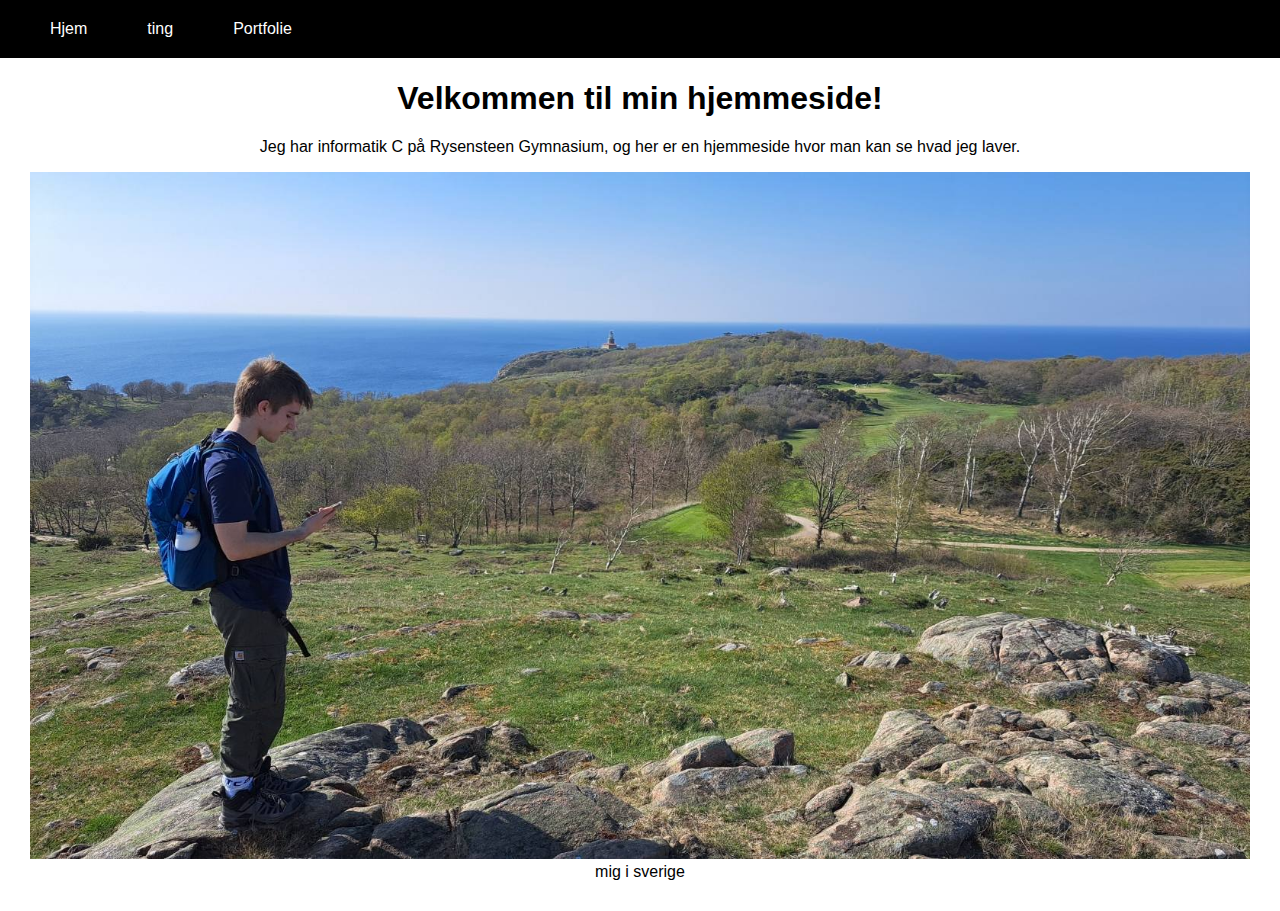
<file: hjemmeside v2/index.html>
<!DOCTYPE html>
<html lang="en">
<head>
    <meta charset="UTF-8">
    <meta name="viewport" content="width=device-width, initial-scale=1.0">
    <title>Hjem</title>
    <link rel="stylesheet" href="style.css">
</head>
<body>
    <center>
    <nav class="navbar">
        <ul class="nav-list">
            <li class="nav-item"><a>Hjem</a></li>
            <li class="nav-item"><a href="ting.html">ting</a></li>
            <li class="nav-item"><a href="portfolie.html">Portfolie</a></li>
            
        </ul>
    </nav>
    
    <h1>Velkommen til min hjemmeside!</h1>
    <p>Jeg har informatik C på Rysensteen Gymnasium, og her er en hjemmeside hvor man kan se hvad jeg laver.</p>
    <img src="billeder/verige.jpg" width="100%">
    mig i sverige
    
</center>
</body>
</html>
</file>
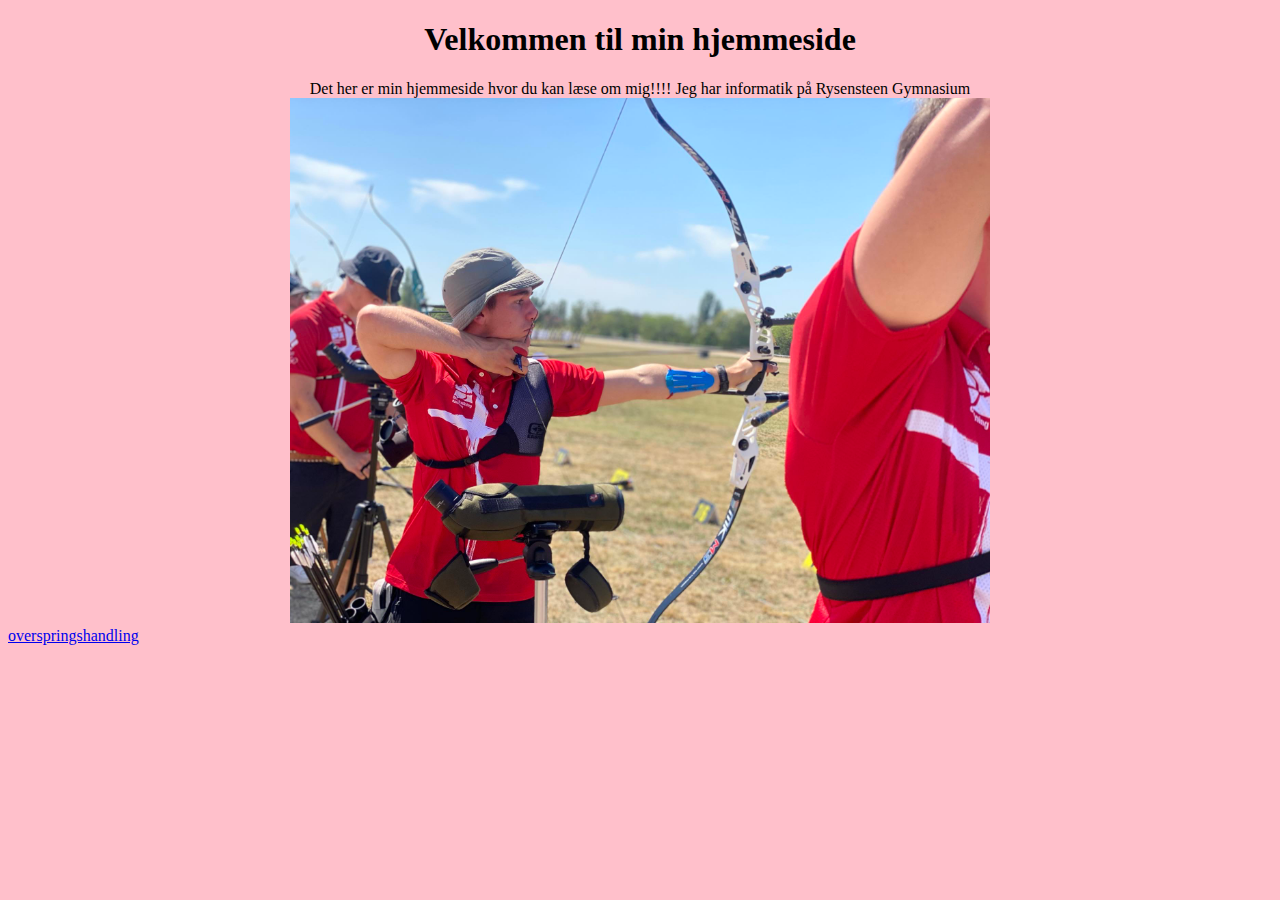
<file: hjemmeside/index.html>
<!DOCTYPE html>
<html lang="en">
<head>
    <meta charset="UTF-8">
    <meta name="viewport" content="width=device-width, initial-scale=1.0">
    <title>Document</title>
</head>
<body style="background-color:pink;">
    <center>
    <h1> Velkommen til min hjemmeside</h1>
    <p1>Det her er min hjemmeside hvor du kan læse om mig!!!! Jeg har informatik på Rysensteen Gymnasium </p1>
    
    </center>
    <center>
        <img src="billeder/mig.JPG" width="700" >
        
    </center>
    <a href="https://www.seterra.com"  target="_blank"> overspringshandling</a>
    
</body>
</html>
</file>
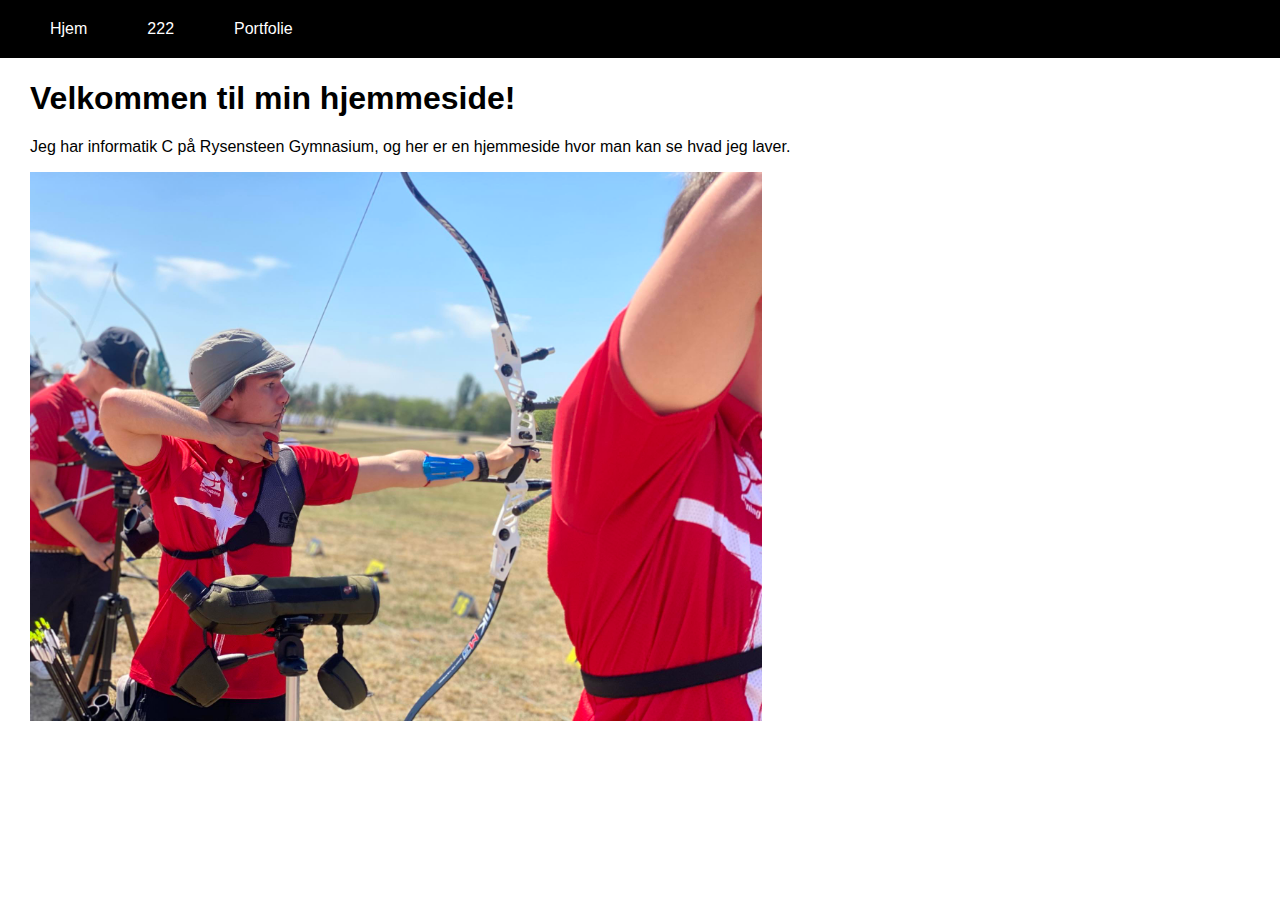
<file: hjemmeside v2/hjemmeside v2/index.html>
<!DOCTYPE html>
<html lang="en">
<head>
    <meta charset="UTF-8">
    <meta name="viewport" content="width=device-width, initial-scale=1.0">
    <title>Document</title>
    <link rel="stylesheet" href="style.css">
</head>
<body>
    <nav class="navbar">
        <ul class="nav-list">
            <li class="nav-item"><a>Hjem</a></li>
            <li class="nav-item"><a>222</a></li>
            <li class="nav-item"><a href="portfolie.html">Portfolie</a></li>
        </ul>
    </nav>
    <h1>Velkommen til min hjemmeside!</h1>
    <p>Jeg har informatik C på Rysensteen Gymnasium, og her er en hjemmeside hvor man kan se hvad jeg laver.</p>
    <img src="billeder/mig.JPG" width="60%">

</body>
</html>
</file>
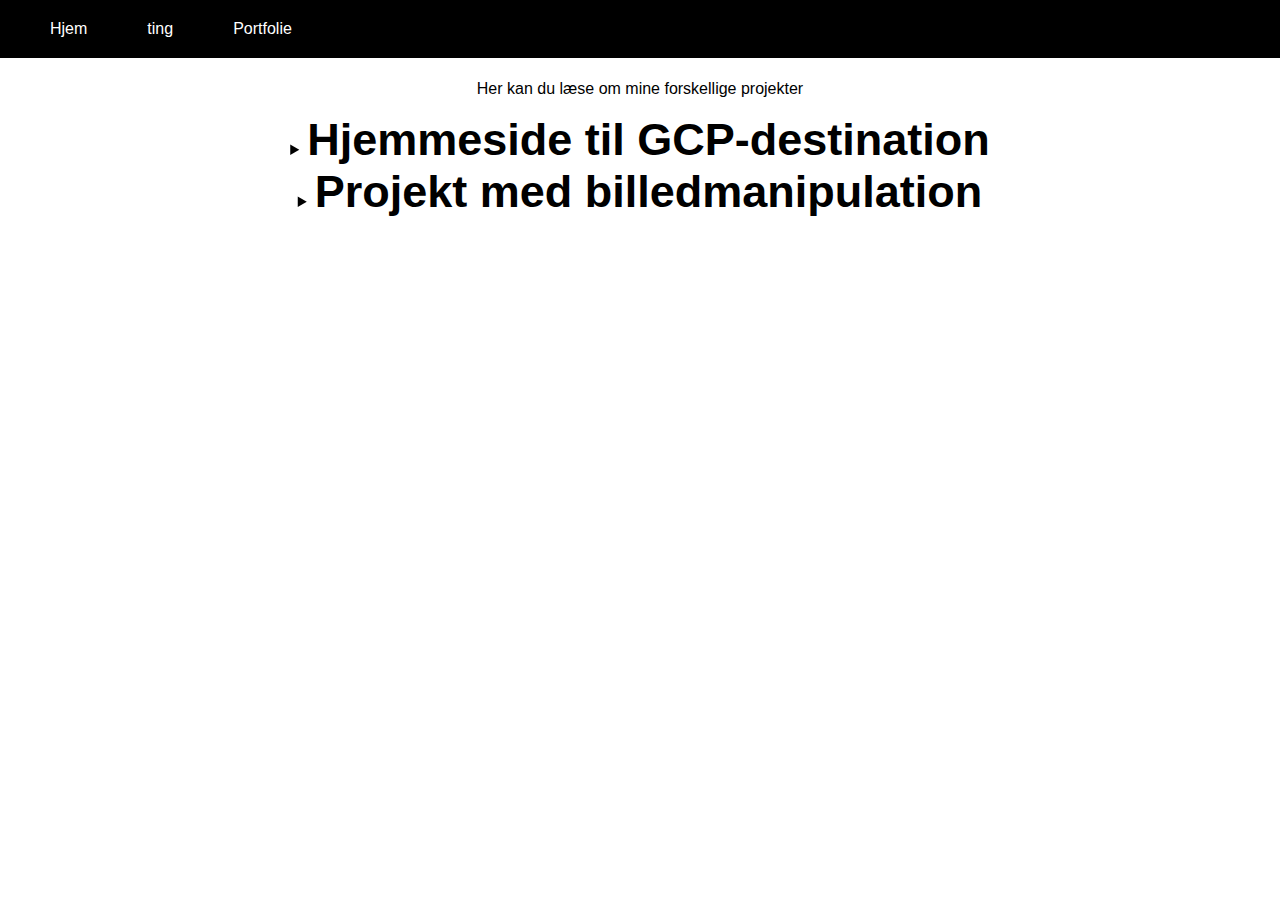
<file: hjemmeside v2/portfolie.html>
<!DOCTYPE html>
<html lang="en">
<head>
    <meta charset="UTF-8">
    <meta name="viewport" content="width=device-width, initial-scale=1.0">
    <title>Portfolie</title>
    <link rel="stylesheet" href="style.css">
    
</head>
<body>
    <nav class="navbar">
        <ul class="nav-list">
            <li class="nav-item"><a href="index.html">Hjem</a></li>
            <li class="nav-item"><a href="ting.html">ting</a></li>
            <li class="nav-item"><a href="portfolie.html">Portfolie</a></li>
        </ul>
    </nav>
    
    <center>
        <p>Her kan du læse om mine forskellige projekter</p>

    <details>
            <summary>
                <span class="over">Hjemmeside til GCP-destination</span>
            </summary>
    <break></break>
    Her blev vi bedt om at lave en hjemmeside om vores GCP-destination, i mit tilfælde Boston, så de kommende y'ere på
    Rysensteen har en idé om, hvad der venter dem. I kan se den <a href="https://madsananhansen.github.io/rysensteen-webteknologier/webteknologier/GCP/index.html"> her</a>.
    <h3>Designvalg: farver</h3>
    <p>Her har vi valgt at bruge blå toner til vores tekstkasser og baggrund, eftersom Boston lå ud til havet ¯\_(ツ)_/¯.
    Derudover brugte vi en cremefarve til teksten for at man nemt kunne se forskel uden at der var alt for meget kontrast.</p>
    
    <img src="billeder/gcp hjemmeside.png" width="100%" >

    <h3>Eksempel på html</h3>
    <p>Denne html-bid viser hvordan vi har lavet vores topnav med html. Først har vi en div med en id som navbar, som vi hvordan
    har lavet specificeret i CSS. Det første tag herefter er et link til venstre side, som linker til hjem,
    som vi har kaldt for index.html, der har sin CSS-class active. Heri har vi brugt tagget strong, som gør teksten
    bold. Næste tag er en div for de links i vores navbar der skal være i dens højre side, og inden  i den har 
    vi så linksne. De linker så til hvert deres html-fil og har hvert deres navn.</p>
    <img src="billeder/navbar kode.png" width="100%">
    <h3>Eksempel på CSS</h3>
    <p>Først giver vi vores navbar sin farve, og 
        lader derefter dens position være fixed, samt sætter afstanden
        til toppen af hjemmesiden til at være 0, så den netop kommer i toppen.
        Herefter lader vi den fylde hele bredden af vinduet med width.
        Herefter kommer display: flex; der meget kort sagt lader vores div være en flexbox, hvilket
        vil sige der gælder specielle regler for dens og dets childrens omgang med andre elementer i hjemmesiden,
        f.eks. kan man bruge justify-contet: space evenly; som her, hvor vi altså beder den om at 
        dens children, elementer i navbaren, har ens mellemrum.
        Det sidste, transition, kom fra et forsøg på at animere, at navbaren "gled ned" når man scrollede op på hjemmesiden, 
        men det virkede dog ikke og nu tjener den intet formål.
    </p>
    <img src="billeder/navbar css.png" width="100%">
    </details>
    <details>
        <summary>
            <span class="over">Projekt med billedmanipulation</span>
        </summary>
        <break></break>

        <h2>Projektbeskrivelse</h2>
        Med udgangspunkt i følgende case, skal du udvikle en del af en løsning.

Alle ved at billeder af hvordan verden, og især os selv, ser ud er dybt uinteressante. For at ændre på dette skal I lave et billedbehandlingsprogram.
<break></break>
I skal derfor udvikle et program, der
<ul><li>Kan redigere et billede ved manipulation på pixelniveau.</li><li>Kan tilføje effekter.</li></ul>
   

I den forbindelse skal I have fokus på brugeren hvor I skal
<break></break>
<ul><li>Bestemme hvad der er kerne- og sekundære-faciliteter.</li><li>Udføre en brugertest og en tilretning af projektet.
</li></ul>
    
    
I logbogen skal I dokumentere arbejdsprocessen og produktet undervejs.

<h2>Vores program</h2>
<h3>Kernefaciliteter og effekterne</h3>
<p>Som løsning på denne problemstilling har vi udviklet et program, der kan identificere et "spænd" (uddybes senere) af en farve, og herefter ændre RGB-værdierne af pixelsne
    i dette spænd. Det, som vi helt konkret har brugt det til, er at ændre på menneskers hudfarve, f.eks. ved at gøre 
    Obama lilla (billedet er fra Wikipedia og er i public domain). Man kan ændre i den tilføjede RGB-værdi 
ved at skyde på slidersne.
</p>

<img src="billeder/obamalilla.png" width="100%">

<h3>
    Manipulation på pixelniveau 
</h3>
<p>
    Den mest interessante kodestump fra vores program er den funktion, der ændrer farverne på en enkelt pixel.
    Dette foregår ved, at man først lagrer alle RGB-værdierne (ikke vist), hvorefter disse hives ud
    for den specifikke pixel ved (i,j). Den første parameter i getPixelValue() referer til, om det er den blå,
    grønne eller røde værdi for denne pixel der benyttes. Sådan defineres r-,g- og b-værdierne for hver enkel pixel.
    Herefter er der opstillet tre kriterier for, at der ændres ved farven af en pixel:
    <ul>
        <li>Pixelen skal have end samlet RGB-værdi på mere end 60, således at de mørkeste pixels ikke vælges.</li>
        <li>Pixelen må ikke have mere end en samlet RGB-sum på 700, hvilket gør, at de lyseste pixelse ikke påvirkes.</li>
        <li>Til sidst skal den røde værdi afvige mere end 14 fra den gennemsntlige værdi af farverne i pixelen. Dette skyldes
            at der er mere rød i pixelen end blå og grøn, når der er tale om hud. </li>
    </ul>
    Herefter sænkes RGB-værdiernes fra pixelsne med 40% (når vi ganger forrige med 0.6), hvorefter værdien af slideren for den
    pågældende farve lægges til. Det sker, når vi lægger hhv. badjust, radjust og gadjust til.
    
</p>
<img src="billeder/kodebilled.png" width="100%">
<h3>
    Brugertesting og sekundære-faciliteter
</h3>
<p>
    I starten af programmets udvikling skulle man manuelt ændre i den nye farve inde i koden, så vi tilføjede sliders så
    man kunne gøre det nemmere. Under brugertesting fandt vi ud af, at man evt. kunne lave tekst-felter uden for 
    slidersne så man stadig kunne taste RGB-værdien ind, samt en drag-n-drop funktion så man nemmere uploade filen. 
    Derudover diskuterede vi også, hvordan man kunne lave et program, der beholdte en pixels lysstyrke (r+b+g-værdi),
    således at skyggerne fortsatte med at være tydelige når man skruede op for farverne.

</p>
<break></break>
<p>
    Hvis man vil prøve programmet, kan du det <a href="https://laurbadaur.github.io/webteklau/Billedmanipulation-master/index.html">her</a>. Pga. licens osv. som vi ikke har sat os ind i, er der 
    bare mit Lectio-billede, hvor man også kan se nogle af programmets begrænsninger.
</p>
    </details>



</center>
</body>
</html>
</file>
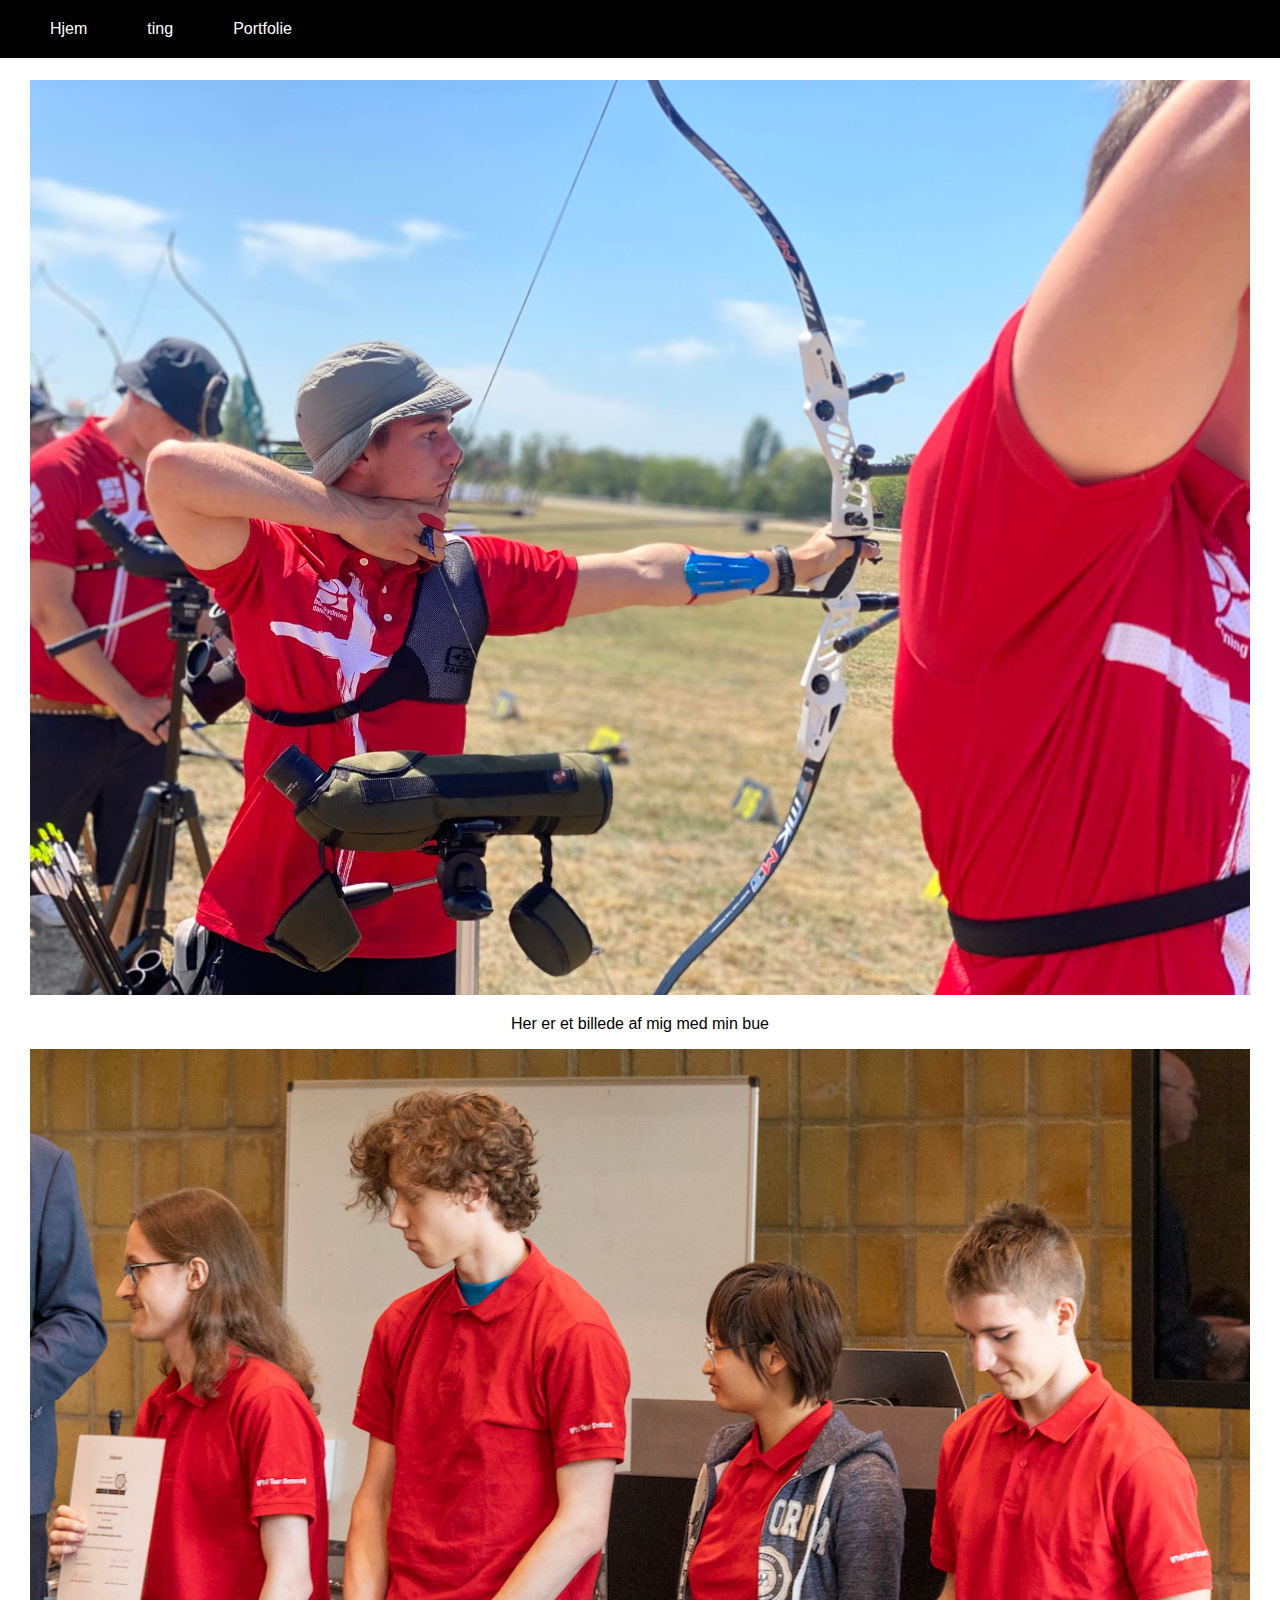
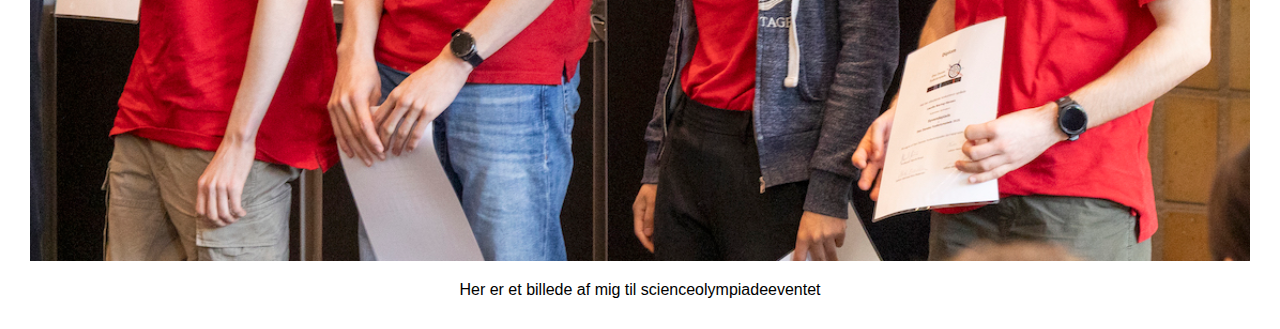
<file: hjemmeside v2/ting.html>
<!DOCTYPE html>
<html lang="en">
<head>
    <meta charset="UTF-8">
    <meta name="viewport" content="width=device-width, initial-scale=1.0">
    <title>Portfolie</title>
    <link rel="stylesheet" href="style.css">
    
</head>
<body>
    <nav class="navbar">
        <ul class="nav-list">
            <li class="nav-item"><a href="index.html">Hjem</a></li>
            <li class="nav-item"><a href="ting.html">ting</a></li>
            <li class="nav-item"><a href="portfolie.html">Portfolie</a></li>
        </ul>
    </nav>
    

    <center>
        <img src="billeder/mig.JPG" width="100%">
    <p>Her er et billede af mig med min bue</p>
    <img src="billeder/fyik.jpg" width="100%">
    <p>Her er et billede af mig til scienceolympiadeeventet</p>
    </center>
</body>
</html>
</file>
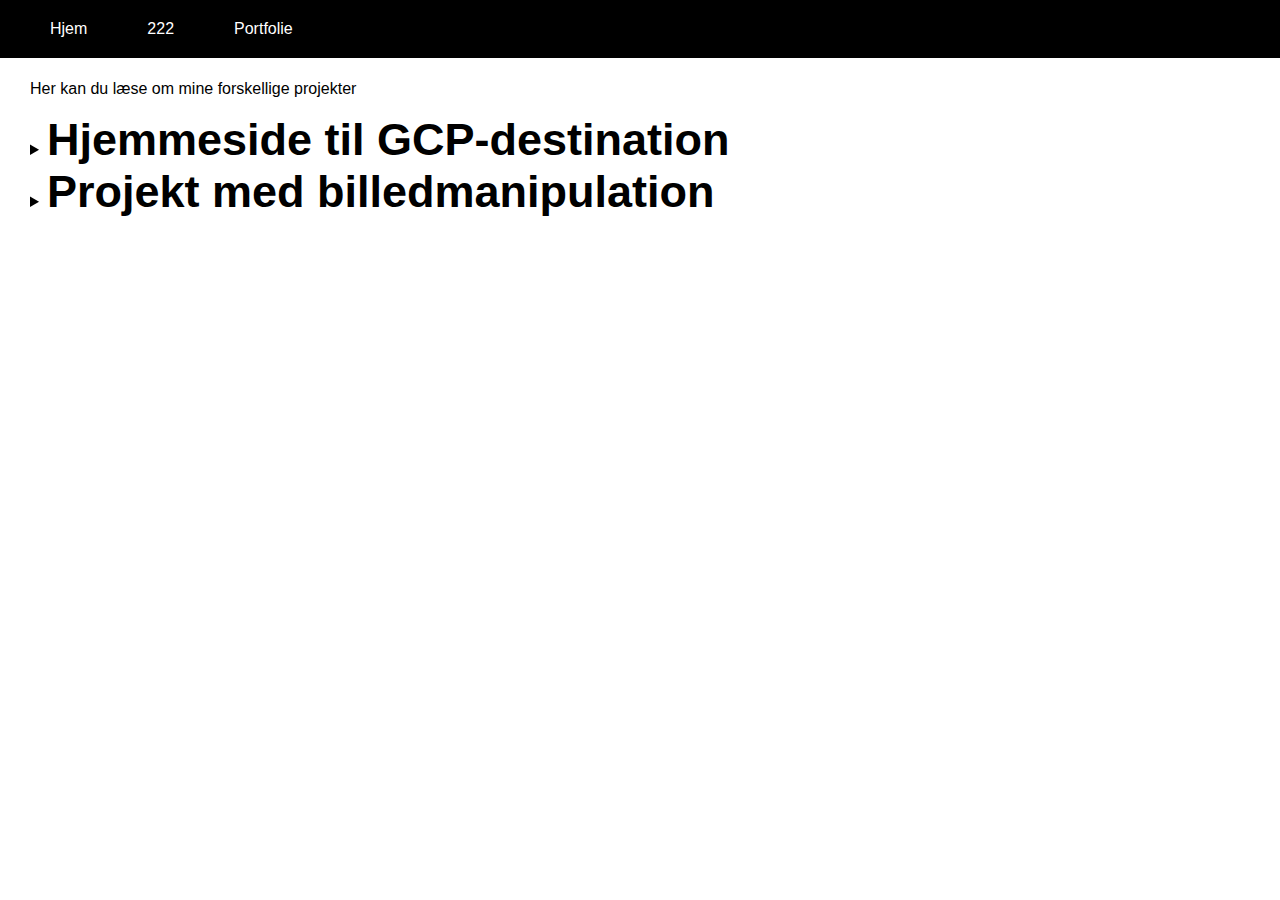
<file: hjemmeside v2/hjemmeside v2/portfolie.html>
<!DOCTYPE html>
<html lang="en">
<head>
    <meta charset="UTF-8">
    <meta name="viewport" content="width=device-width, initial-scale=1.0">
    <title>Document</title>
    <link rel="stylesheet" href="style.css">
    
</head>
<body>
    <nav class="navbar">
        <ul class="nav-list">
            <li class="nav-item"><a href="index.html">Hjem</a></li>
            <li class="nav-item"><a>222</a></li>
            <li class="nav-item"><a href="portfolie.html">Portfolie</a></li>
        </ul>
    </nav>
    
        <p>Her kan du læse om mine forskellige projekter</p>

    <details>
            <summary>
                <span class="over">Hjemmeside til GCP-destination</span>
            </summary>
    <break></break>
    Her blev vi bedt om at lave en hjemmeside om vores GCP-destination, i mit tilfælde Boston, så de kommende y'ere på
    Rysensteen har en idé om, hvad der venter dem. I kan se den <a href="https://madsananhansen.github.io/rysensteen-webteknologier/webteknologier/GCP/index.html"> her</a>.
    <h3>Designvalg: farver</h3>
    <p>Her har vi valgt at bruge blå toner til vores tekstkasser og baggrund, eftersom Boston lå ud til havet ¯\_(ツ)_/¯.
    Derudover brugte vi en cremefarve til teksten for at man nemt kunne se forskel uden at der var alt for meget kontrast.</p>
    
    <img src="billeder/gcp hjemmeside.png" width="40%" >

    <h3>Eksempel på html</h3>
    <p>Denne html-bid viser hvordan vi har lavet vores topnav med html. Først har vi en div med en id som navbar, som vi hvordan
    har lavet specificeret i CSS. Det første tag herefter er et link til venstre side, som linker til hjem,
    som vi har kaldt for index.html, der har sin CSS-class active. Heri har vi brugt tagget strong, som gør teksten
    bold. Næste tag er en div for de links i vores navbar der skal være i dens højre side, og inden  i den har 
    vi så linksne. De linker så til hvert deres html-fil og har hvert deres navn.</p>
    <img src="billeder/navbar kode.png" width="40%">
    <h3>Eksempel på CSS</h3>
    <p>Først giver vi vores navbar sin farve, og 
        lader derefter dens position være fixed, samt sætter afstanden
        til toppen af hjemmesiden til at være 0, så den netop kommer i toppen.
        Herefter lader vi den fylde hele bredden af vinduet med width.
        Herefter kommer display: flex; der meget kort sagt lader vores div være en flexbox, hvilket
        vil sige der gælder specielle regler for dens og dets childrens omgang med andre elementer i hjemmesiden,
        f.eks. kan man bruge justify-contet: space evenly; som her, hvor vi altså beder den om at 
        dens children, elementer i navbaren, har ens mellemrum.
        Det sidste, transition, kom fra et forsøg på at animere, at navbaren "gled ned" når man scrollede op på hjemmesiden, 
        men det virkede dog ikke og nu tjener den intet formål.
    </p>
    <img src="billeder/navbar css.png" width="40%">
    </details>
    <details>
        <summary>
            <span class="over">Projekt med billedmanipulation</span>
        </summary>
        <break></break>

        <h2>Projektbeskrivelse</h2>
        Med udgangspunkt i følgende case, skal du udvikle en del af en løsning.

Alle ved at billeder af hvordan verden, og især os selv, ser ud er dybt uinteressante. For at ændre på dette skal I lave et billedbehandlingsprogram.
<break></break>
I skal derfor udvikle et program, der
<ul><li>Kan redigere et billede ved manipulation på pixelniveau.</li><li>Kan tilføje effekter.</li></ul>
   

I den forbindelse skal I have fokus på brugeren hvor I skal
<break></break>
<ul><li>Bestemme hvad der er kerne- og sekundære-faciliteter.</li><li>Udføre en brugertest og en tilretning af projektet.
</li></ul>
    
    
I logbogen skal I dokumentere arbejdsprocessen og produktet undervejs.

<h2>Vores program</h2>
<p>Som løsning på denne problemstilling har vi udviklet et program, der kan identificere et "spænd" (uddybes senere) af en farve, og herefter ændre RGB-værdierne af pixelsne
    i dette spænd. Det, som vi helt konkret har brugt det til, er at ændre på menneskers hudfarve, f.eks. ved at gøre 
    Elon Musk grøn, så han ligner den marsmand, han så stærkt ønsker at blive. Man kan ændre i den tilføjede RGB-værdi 
ved at skyde på slidersne.
</p>

<img src="billeder/grøn elon.png" width="40%">

<h3>
    Manipulation på pixelniveau 
</h3>
<p>
    Den mest interessante kodestump fra vores program er den funktion, der ændrer farverne på en enkelt pixel.
    Dette foregår ved, at man først lagrer alle RGB-værdierne (ikke vist), hvorefter disse hives ud
    for den specifikke pixel ved (i,j). Den første parameter i getPixelValue() referer til, om det er den blå,
    grønne eller røde værdi for denne pixel der benyttes. Sådan defineres r-,g- og b-værdierne for hver enkel pixel.
    Herefter er der opstillet tre kriterier for, at der ændres ved farven af en pixel:
    <ul>
        <li>Pixelen skal have end samlet RGB-værdi på mere end 60, således at de mørkeste pixels ikke vælges.</li>
        <li>Pixelen må ikke have mere end en samlet RGB-sum på 700, hvilket gør, at de lyseste pixelse ikke påvirkes.</li>
        <li>Til sidst skal den røde værdi afvige mere end 14 fra den gennemsntlige værdi af farverne i pixelen. Dette skyldes
            at der er mere rød i pixelen end blå og grøn, når der er tale om hud. </li>
    </ul>
    Herefter sænkes RGB-værdiernes fra pixelsne med 40% (når vi ganger forrige med 0.6), hvorefter værdien af slideren for den
    pågældende farve lægges til. Det sker, når vi lægger hhv. badjust, radjust og gadjust til.
    
</p>
<img src="billeder/kodebilled.png" width="50%">
<h3>
    Brugertesting og sekundære-faciliteter
</h3>
<p>
    I starten af programmets udvikling skulle man manuelt ændre i den nye farve inde i koden, så vi tilføjede sliders så
    man kunne gøre det nemmere. Under brugertesting fandt vi ud af, at man evt. kunne lave tekst-felter uden for 
    slidersne så man stadig kunne taste RGB-værdien ind, samt en drag-n-drop funktion så man nemmere uploade filen.

</p>
<break></break>
<p>
    Hvis man vil prøve programmet, kan du det <a href="https://laurbadaur.github.io/webteklau/Billedmanipulation-master/index.html">her</a>. Pga. licens osv. som vi ikke har sat os ind i, er der 
    bare mit Lectio-billede, hvor man også kan se nogle af programmets begrænsninger.
</p>
    </details>




</body>
</html>
</file>
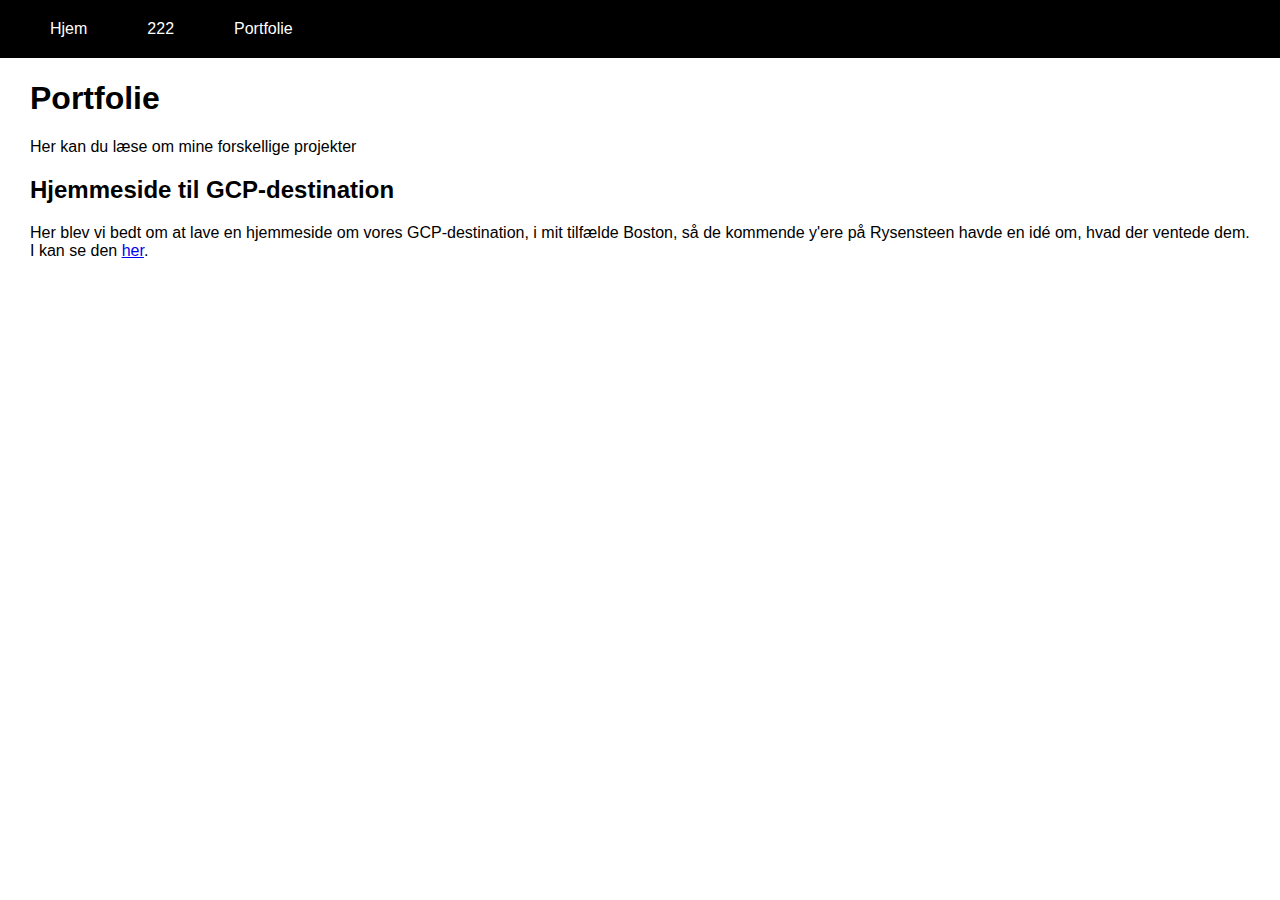
<file: hjemmeside/hjemmeside v2/portfolie.html>
<!DOCTYPE html>
<html lang="en">
<head>
    <meta charset="UTF-8">
    <meta name="viewport" content="width=device-width, initial-scale=1.0">
    <title>Document</title>
    <link rel="stylesheet" href="style.css">
    
</head>
<body>
    <nav class="navbar">
        <ul class="nav-list">
            <li class="nav-item"><a href="index.html">Hjem</a></li>
            <li class="nav-item"><a>222</a></li>
            <li class="nav-item"><a href="portfolie.html">Portfolie</a></li>
        </ul>
    </nav>
    <h1>Portfolie</h1>
    <p>Her kan du læse om mine forskellige projekter</p>
    <h2>Hjemmeside til GCP-destination</h2>
    Her blev vi bedt om at lave en hjemmeside om vores GCP-destination, i mit tilfælde Boston, så de kommende y'ere på
    Rysensteen havde en idé om, hvad der ventede dem. I kan se den <a href="https://madsananhansen.github.io/rysensteen-webteknologier/webteknologier/GCP/index.html"> her</a>.
</body>
</html>
</file>
<file: hjemmeside v2/style.css>
body {
    margin: 30px;
    margin-top: 80px;
    font-family: Arial, Helvetica, sans-serif;
}

.over {
    font-size: 5vh;
    font-weight: bold;
}

.lbuffer {
    float: left;
    margin-right: 10px;

}


.navbar {
    background-color: black;
    padding: 10px 20px;
    position: fixed;
    top: 0;
    left: 0;
    right: 0;
}

.nav-list {
    list-style-type: none;
    margin: 0;
    padding: 0;
    display: flex;
    justify-content: flex-start;
}

.nav-item a {
    text-decoration: none;
    color: white;
    padding: 10px 20px;
    display: block;
    transition: background-color 0.5s, border-radius 0.3s;
    margin: 0 10px;
}


.nav-item a:hover{
    background-color: #575757;
    border-radius: 50px;
}
</file>
<file: hjemmeside v2/hjemmeside v2/style.css>
body {
    margin: 30px;
    margin-top: 80px;
    font-family: Arial, Helvetica, sans-serif;
}

.over {
    font-size: 5vh;
    font-weight: bold;
}

.lbuffer {
    float: left;
    margin-right: 10px;

}


.navbar {
    background-color: black;
    padding: 10px 20px;
    position: fixed;
    top: 0;
    left: 0;
    right: 0;
}

.nav-list {
    list-style-type: none;
    margin: 0;
    padding: 0;
    display: flex;
    justify-content: flex-start;
}

.nav-item a {
    text-decoration: none;
    color: white;
    padding: 10px 20px;
    display: block;
    transition: background-color 0.5s, border-radius 0.3s;
    margin: 0 10px;
}


.nav-item a:hover{
    background-color: #575757;
    border-radius: 50px;
}
</file>
<file: hjemmeside/hjemmeside v2/style.css>
body {
    margin: 30px;
    margin-top: 80px;
    font-family: Arial, Helvetica, sans-serif;
}



.navbar {
    background-color: black;
    padding: 10px 20px;
    position: fixed;
    top: 0;
    left: 0;
    right: 0;
}

.nav-list {
    list-style-type: none;
    margin: 0;
    padding: 0;
    display: flex;
    justify-content: flex-start;
}

.nav-item a {
    text-decoration: none;
    color: white;
    padding: 10px 20px;
    display: block;
    transition: background-color 0.5s, border-radius 0.3s;
    margin: 0 10px;
}


.nav-item a:hover{
    background-color: #575757;
    border-radius: 50px;
}
</file>
